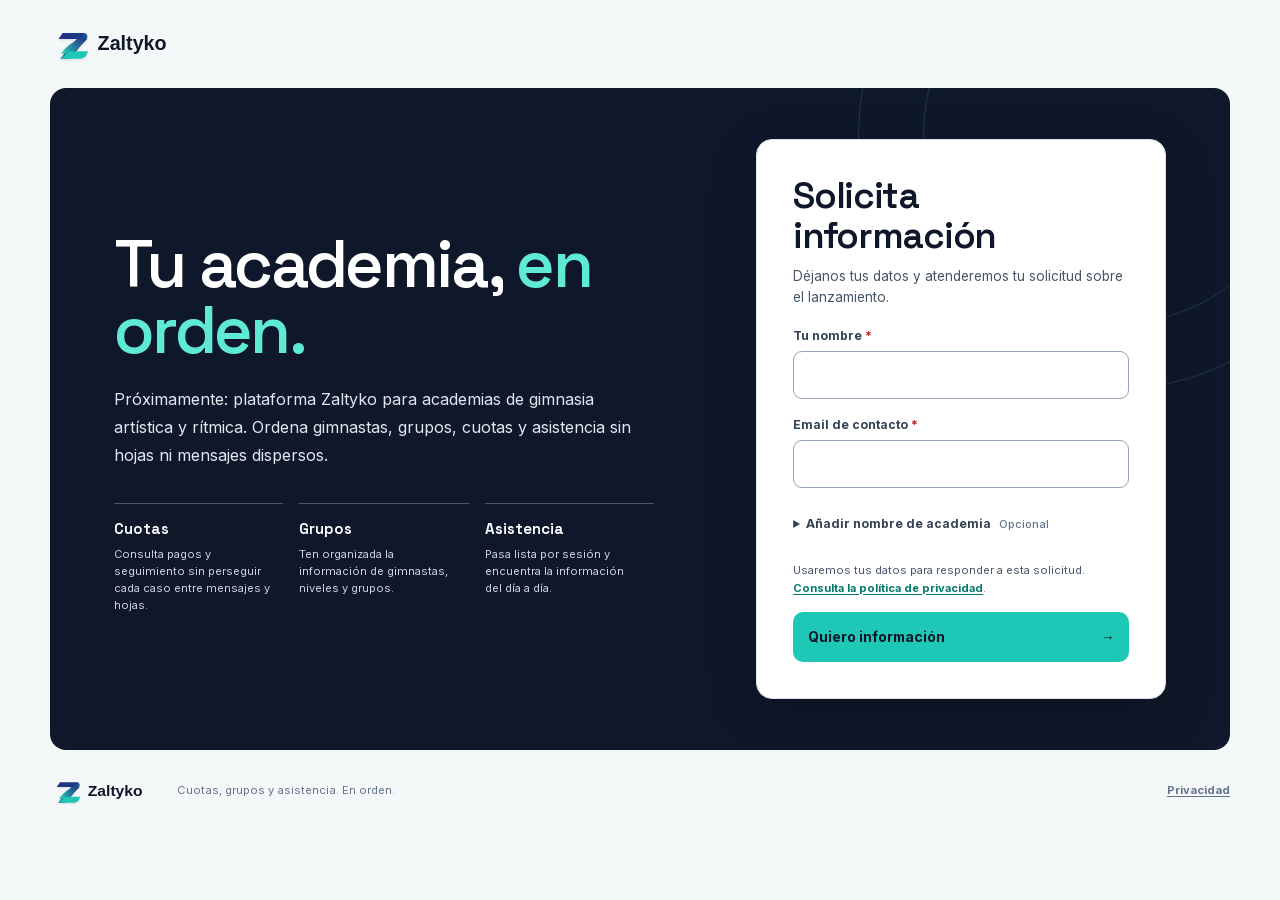
<file: index.html>
<!doctype html>
<html lang="es">
  <head>
    <meta charset="utf-8" />
    <meta name="viewport" content="width=device-width, initial-scale=1" />
    <meta name="theme-color" content="#F5F8F8" />
    <meta name="description" content="Zaltyko está preparando una plataforma para academias de gimnasia artística y rítmica. Organiza gimnastas, grupos, cuotas y asistencia en un solo lugar." />
    <meta property="og:type" content="website" />
    <meta property="og:title" content="Zaltyko · Gestión para academias de gimnasia" />
    <meta property="og:description" content="Una plataforma para academias de gimnasia artística y rítmica. Solicita información sobre el próximo lanzamiento de Zaltyko." />
    <title>Zaltyko · Gestión para academias de gimnasia</title>
    <link rel="icon" href="/logo-zaltyko.svg" type="image/svg+xml" />
    <link rel="stylesheet" href="/styles.css" />
    <script src="/app.js" defer></script>
  </head>
  <body>
    <a class="skip-link" href="#solicitud">Ir al formulario</a>

    <div class="site-shell">
      <header class="site-header">
        <a class="brand" href="/" aria-label="Zaltyko, inicio">
          <img src="/logo-zaltyko.svg" width="142" height="42" alt="Zaltyko" />
        </a>
      </header>

      <main>
        <section class="hero" aria-labelledby="hero-title">
          <div class="hero-copy">
            <h1 id="hero-title">Tu academia, <em>en orden.</em></h1>
            <p class="hero-lede">Próximamente: plataforma Zaltyko para academias de gimnasia artística y rítmica. Ordena gimnastas, grupos, cuotas y asistencia sin hojas ni mensajes dispersos.</p>
          </div>

          <section class="form-card" id="solicitud" aria-labelledby="form-title">
            <h2 id="form-title">Solicita información</h2>
            <p class="form-intro">Déjanos tus datos y atenderemos tu solicitud sobre el lanzamiento.</p>

            <form id="academy-interest-form" method="post" action="/api/contact" novalidate>
              <div class="form-error-summary" id="form-error-summary" role="alert" tabindex="-1" aria-labelledby="form-error-title" hidden>
                <p id="form-error-title">Revisa estos datos para continuar:</p>
                <ul></ul>
              </div>
              <div class="field">
                <label for="name">Tu nombre <span aria-hidden="true">*</span></label>
                <input id="name" name="name" type="text" autocomplete="name" minlength="2" maxlength="100" required aria-describedby="name-error" />
                <span class="field-error" id="name-error"></span>
              </div>
              <div class="field">
                <label for="email">Email de contacto <span aria-hidden="true">*</span></label>
                <input id="email" name="email" type="email" autocomplete="email" maxlength="254" required aria-describedby="email-error" />
                <span class="field-error" id="email-error"></span>
              </div>
              <details class="optional-academy">
                <summary>Añadir nombre de academia <span class="optional">Opcional</span></summary>
                <div class="field">
                  <label for="academy">Nombre de la academia</label>
                  <input id="academy" name="academy" type="text" autocomplete="organization" maxlength="140" />
                </div>
              </details>

              <div class="trap-field" aria-hidden="true">
                <label for="website">No rellenes este campo</label>
                <input id="website" name="website" type="text" tabindex="-1" autocomplete="off" />
              </div>

              <p class="privacy-note">Usaremos tus datos para responder a esta solicitud. <a href="https://zaltyko.com/politica-privacidad" target="_blank" rel="noreferrer">Consulta la política de privacidad</a>.</p>
              <button class="button button-submit" id="submit-button" type="submit" disabled><span>Quiero información</span><span aria-hidden="true">→</span></button>
              <p class="form-feedback" id="form-feedback" role="alert" tabindex="-1" hidden></p>
            </form>
          </section>

          <div class="focus-list" aria-label="Qué puedes ordenar con Zaltyko">
            <article class="focus-item">
              <div><h2>Cuotas</h2><p>Consulta pagos y seguimiento sin perseguir cada caso entre mensajes y hojas.</p></div>
            </article>
            <article class="focus-item">
              <div><h2>Grupos</h2><p>Ten organizada la información de gimnastas, niveles y grupos.</p></div>
            </article>
            <article class="focus-item">
              <div><h2>Asistencia</h2><p>Pasa lista por sesión y encuentra la información del día a día.</p></div>
            </article>
          </div>
        </section>
        <noscript><p class="noscript-note">Activa JavaScript para poder enviar tu solicitud de información.</p></noscript>
      </main>

      <footer class="site-footer">
        <a class="footer-brand" href="/" aria-label="Zaltyko, volver al inicio">
          <img src="/logo-zaltyko.svg" width="112" height="34" alt="Zaltyko" />
        </a>
        <p>Cuotas, grupos y asistencia. En orden.</p>
        <a href="https://zaltyko.com/politica-privacidad">Privacidad</a>
      </footer>
    </div>
  </body>
</html>
</file>
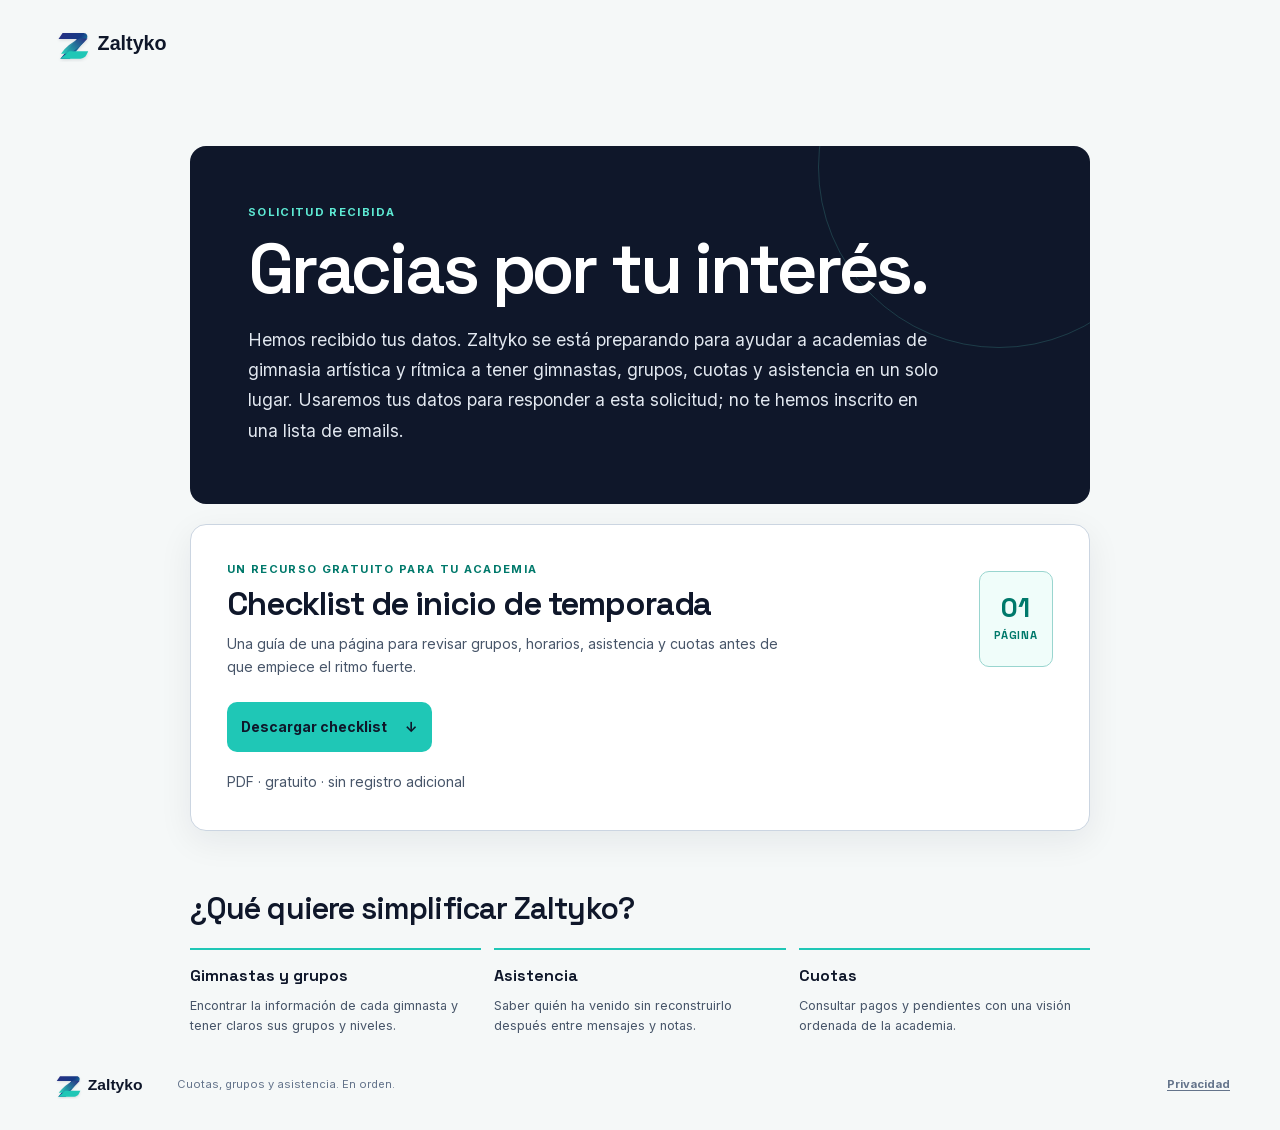
<file: gracias/index.html>
<!doctype html>
<html lang="es">
  <head>
    <meta charset="utf-8" />
    <meta name="viewport" content="width=device-width, initial-scale=1" />
    <meta name="theme-color" content="#F5F8F8" />
    <meta name="description" content="Gracias por solicitar información sobre Zaltyko. Descarga gratis la checklist de inicio de temporada para academias de gimnasia." />
    <meta property="og:type" content="website" />
    <meta property="og:title" content="Gracias · Zaltyko" />
    <meta property="og:description" content="Descarga una checklist gratuita para preparar la temporada de tu academia de gimnasia." />
    <title>Gracias · Zaltyko</title>
    <link rel="icon" href="/logo-zaltyko.svg" type="image/svg+xml" />
    <link rel="stylesheet" href="/styles.css" />
  </head>
  <body>
    <a class="skip-link" href="#contenido">Ir al contenido</a>

    <div class="site-shell">
      <header class="site-header">
        <a class="brand" href="/" aria-label="Zaltyko, inicio">
          <img src="/logo-zaltyko.svg" width="142" height="42" alt="Zaltyko" />
        </a>
      </header>

      <main class="thanks-main" id="contenido">
        <section class="thanks-hero" aria-labelledby="thanks-title">
          <p class="thanks-kicker">Solicitud recibida</p>
          <h1 id="thanks-title">Gracias por tu interés.</h1>
          <p>Hemos recibido tus datos. Zaltyko se está preparando para ayudar a academias de gimnasia artística y rítmica a tener gimnastas, grupos, cuotas y asistencia en un solo lugar. Usaremos tus datos para responder a esta solicitud; no te hemos inscrito en una lista de emails.</p>
        </section>

        <section class="resource-card" aria-labelledby="resource-title">
          <div>
            <p class="resource-kicker">Un recurso gratuito para tu academia</p>
            <h2 id="resource-title">Checklist de inicio de temporada</h2>
            <p>Una guía de una página para revisar grupos, horarios, asistencia y cuotas antes de que empiece el ritmo fuerte.</p>
          </div>
          <div class="resource-stamp" aria-hidden="true"><strong>01</strong> PÁGINA</div>
          <div class="resource-download">
            <a class="button button-download" href="/output/pdf/checklist-inicio-temporada-academia-gimnasia.pdf" download>
              <span>Descargar checklist</span><span aria-hidden="true">↓</span>
            </a>
            <p class="resource-meta">PDF · gratuito · sin registro adicional</p>
          </div>
        </section>

        <section class="thanks-benefits" aria-labelledby="benefits-title">
          <h2 id="benefits-title">¿Qué quiere simplificar Zaltyko?</h2>
          <div class="thanks-benefit-grid">
            <article class="thanks-benefit">
              <h3>Gimnastas y grupos</h3>
              <p>Encontrar la información de cada gimnasta y tener claros sus grupos y niveles.</p>
            </article>
            <article class="thanks-benefit">
              <h3>Asistencia</h3>
              <p>Saber quién ha venido sin reconstruirlo después entre mensajes y notas.</p>
            </article>
            <article class="thanks-benefit">
              <h3>Cuotas</h3>
              <p>Consultar pagos y pendientes con una visión ordenada de la academia.</p>
            </article>
          </div>
        </section>
      </main>

      <footer class="site-footer">
        <a class="footer-brand" href="/" aria-label="Zaltyko, volver al inicio">
          <img src="/logo-zaltyko.svg" width="112" height="34" alt="Zaltyko" />
        </a>
        <p>Cuotas, grupos y asistencia. En orden.</p>
        <a href="https://zaltyko.com/politica-privacidad">Privacidad</a>
      </footer>
    </div>
  </body>
</html>
</file>
<file: styles.css>
@font-face {
  font-family: "Inter";
  font-style: normal;
  font-weight: 400 700;
  font-display: swap;
  src: url("/fonts/inter-latin-ext.woff2") format("woff2");
  unicode-range: U+0100-02BA, U+02BD-02C5, U+02C7-02CC, U+02CE-02D7, U+02DD-02FF, U+0304, U+0308, U+0329, U+1D00-1DBF, U+1E00-1E9F, U+1EF2-1EFF, U+2020, U+20A0-20AB, U+20AD-20C4, U+2113, U+2C60-2C7F, U+A720-A7FF;
}

@font-face {
  font-family: "Inter";
  font-style: normal;
  font-weight: 400 700;
  font-display: swap;
  src: url("/fonts/inter-latin.woff2") format("woff2");
  unicode-range: U+0000-00FF, U+0131, U+0152-0153, U+02BB-02BC, U+02C6, U+02DA, U+02DC, U+0304, U+0308, U+0329, U+2000-206F, U+20AC, U+2122, U+2191, U+2193, U+2212, U+2215, U+FEFF, U+FFFD;
}

@font-face {
  font-family: "Space Grotesk";
  font-style: normal;
  font-weight: 400 700;
  font-display: swap;
  src: url("/fonts/space-grotesk-latin-ext.woff2") format("woff2");
  unicode-range: U+0100-02BA, U+02BD-02C5, U+02C7-02CC, U+02CE-02D7, U+02DD-02FF, U+0304, U+0308, U+0329, U+1D00-1DBF, U+1E00-1E9F, U+1EF2-1EFF, U+2020, U+20A0-20AB, U+20AD-20C4, U+2113, U+2C60-2C7F, U+A720-A7FF;
}

@font-face {
  font-family: "Space Grotesk";
  font-style: normal;
  font-weight: 400 700;
  font-display: swap;
  src: url("/fonts/space-grotesk-latin.woff2") format("woff2");
  unicode-range: U+0000-00FF, U+0131, U+0152-0153, U+02BB-02BC, U+02C6, U+02DA, U+02DC, U+0304, U+0308, U+0329, U+2000-206F, U+20AC, U+2122, U+2191, U+2193, U+2212, U+2215, U+FEFF, U+FFFD;
}

:root {
  color-scheme: light;
  --ink: #0f172a;
  --ink-soft: #475569;
  --muted: #64748b;
  --paper: #f5f8f8;
  --white: #fff;
  --line: #cbd5e1;
  --teal: #1fc7b6;
  --deep-teal: #00796b;
  --indigo: #2b2e83;
  --coral: #b42318;
  --font-display: "Space Grotesk", "Inter", Arial, sans-serif;
  --font-body: "Inter", Arial, sans-serif;
  --radius: 16px;
  font-family: var(--font-body);
}

* { box-sizing: border-box; }
html { min-width: 320px; scroll-behavior: smooth; background: var(--paper); }
body { margin: 0; color: var(--ink); background: var(--paper); font-family: var(--font-body); line-height: 1.6; -webkit-font-smoothing: antialiased; }
a { color: inherit; text-underline-offset: .2em; }
button, input { font: inherit; }
[hidden] { display: none !important; }
a:focus-visible, button:focus-visible, input:focus-visible, .form-error-summary:focus-visible, .form-feedback:focus-visible { outline: 3px solid var(--deep-teal); outline-offset: 3px; }
::selection { color: var(--ink); background: var(--teal); }
input { caret-color: var(--deep-teal); }

.skip-link { position: absolute; z-index: 10; top: .5rem; left: .5rem; display: inline-flex; min-height: 44px; align-items: center; border-radius: 10px; padding: .6rem 1rem; color: var(--white); background: var(--ink); transform: translateY(-150%); }
.skip-link:focus { transform: translateY(0); }
.site-shell { width: min(1180px, calc(100% - 64px)); margin: 0 auto; }
.site-header { display: flex; min-height: 88px; align-items: center; justify-content: space-between; gap: 1rem; }
.brand, .footer-brand { display: inline-flex; align-items: center; text-decoration: none; }
.brand img { display: block; width: 136px; height: auto; }

.hero { position: relative; display: grid; grid-template-columns: minmax(0, 1.08fr) minmax(360px, .82fr); grid-template-areas: "copy form" "focus form"; align-items: center; column-gap: clamp(44px, 8vw, 104px); row-gap: 30px; padding: clamp(32px, 4vw, 58px) clamp(28px, 5vw, 70px); overflow: hidden; border-radius: var(--radius); color: var(--white); background: var(--ink); }
.hero::before, .hero::after { position: absolute; z-index: 0; border: 1px solid rgba(94,234,212,.16); border-radius: 50%; content: ""; pointer-events: none; }
.hero::before { top: -210px; right: -140px; width: 510px; height: 510px; }
.hero::after { top: -145px; right: -75px; width: 380px; height: 380px; }
.hero-copy, .form-card, .focus-list { position: relative; z-index: 1; }
.hero-copy { grid-area: copy; align-self: end; padding: 18px 0 0; }
.hero h1 { max-width: 650px; margin: 0; font-family: var(--font-display); font-size: clamp(3rem, 5.2vw, 4.8rem); font-weight: 560; letter-spacing: -.04em; line-height: .99; }
.hero h1 em { color: #5eead4; font-style: normal; }
.hero-lede { max-width: 570px; margin: 1.35rem 0 0; color: #e2e8f0; font-size: clamp(.96rem, 1.25vw, 1.08rem); line-height: 1.75; }

.form-card { grid-area: form; width: 100%; max-width: 500px; justify-self: end; border: 1px solid #dbe4e7; border-radius: var(--radius); padding: clamp(23px, 3vw, 36px); color: var(--ink); background: var(--white); box-shadow: 0 14px 50px rgba(0,0,0,.18); }
.form-card h2 { margin: 0; font-family: var(--font-display); font-size: clamp(1.8rem, 3vw, 2.3rem); font-weight: 600; letter-spacing: -.035em; line-height: 1.08; }
.form-intro { margin: .65rem 0 1.15rem; color: var(--ink-soft); font-size: .84rem; line-height: 1.55; }
#academy-interest-form { display: grid; gap: .8rem; }
.field { min-width: 0; }
.field label { display: block; margin: 0 0 .34rem; color: #334155; font-size: .76rem; font-weight: 700; }
.field label > span[aria-hidden="true"] { color: var(--coral); }
.optional { margin-left: .28rem; color: var(--muted); font-size: .69rem; font-weight: 500; }
.optional-academy summary { min-height: 44px; padding: .58rem 0; color: #334155; font-size: .76rem; font-weight: 700; cursor: pointer; }
.optional-academy summary:focus-visible { outline: 3px solid var(--deep-teal); outline-offset: 3px; }
.optional-academy[open] summary { margin-bottom: .3rem; }
.field input { display: block; width: 100%; min-height: 48px; border: 1px solid #94a3b8; border-radius: 9px; padding: .65rem .75rem; color: var(--ink); background: #fff; font-size: .87rem; }
.field input:hover { border-color: #64748b; }
.field input:focus { border-color: var(--deep-teal); outline: 3px solid var(--deep-teal); outline-offset: 3px; }
.field-error { display: block; min-height: 0; margin-top: .22rem; color: var(--coral); font-size: .7rem; }
.field-error:not(:empty) { min-height: 1em; }
.privacy-note { margin: .05rem 0 0; color: #475569; font-size: .69rem; line-height: 1.6; }
.privacy-note a, .site-footer > a:last-child { color: var(--deep-teal); font-weight: 700; }
.button { display: inline-flex; min-height: 50px; align-items: center; justify-content: space-between; gap: 1rem; border: 0; border-radius: 10px; padding: .75rem .9rem; color: var(--ink); font-size: .87rem; font-weight: 750; text-align: left; text-decoration: none; cursor: pointer; transition: background .18s ease, transform .18s ease; }
.button-submit { width: 100%; margin-top: .1rem; background: var(--teal); }
.button-submit:hover { background: #99f6e4; }
.button-submit:active { transform: translateY(1px); }
.button-submit:disabled { color: #475569; background: #e2e8f0; cursor: wait; }
.form-error-summary { margin: 0 0 .1rem; border: 1px solid #fda29b; border-radius: 9px; padding: .65rem .75rem; color: #912018; background: #fff4f2; font-size: .77rem; line-height: 1.5; }
.form-error-summary p { margin: 0 0 .28rem; font-weight: 700; }
.form-error-summary ul { display: grid; gap: .2rem; margin: 0; padding-left: 1.1rem; }
.form-error-summary a { color: inherit; font-weight: 650; }
.form-feedback { margin: 0; border: 1px solid #fda29b; border-radius: 9px; padding: .65rem .75rem; color: #912018; background: #fff4f2; font-size: .77rem; line-height: 1.5; }
.form-feedback:focus-visible { outline: 3px solid var(--coral); outline-offset: 3px; }
.trap-field { position: absolute !important; width: 1px; height: 1px; overflow: hidden; clip: rect(0,0,0,0); clip-path: inset(50%); white-space: nowrap; }

.focus-list { grid-area: focus; display: grid; grid-template-columns: repeat(3, minmax(0,1fr)); gap: 16px; align-self: start; padding: 4px 0 10px; }
.focus-item { min-width: 0; border-top: 1px solid rgba(203,213,225,.32); padding: .8rem .7rem 0 0; }
.focus-item h2 { margin: 0; color: #fff; font-family: var(--font-display); font-size: .94rem; font-weight: 650; }
.focus-item p { margin: .3rem 0 0; color: #cbd5e1; font-size: .69rem; line-height: 1.55; }


.thanks-main { width: min(900px, 100%); margin: clamp(24px, 5vw, 58px) auto 0; }
.thanks-hero { position: relative; overflow: hidden; border-radius: var(--radius); padding: clamp(30px, 5vw, 58px); color: var(--white); background: var(--ink); }
.thanks-hero::after { position: absolute; top: -160px; right: -90px; width: 360px; height: 360px; border: 1px solid rgba(94,234,212,.18); border-radius: 50%; content: ""; pointer-events: none; }
.thanks-hero > * { position: relative; z-index: 1; }
.thanks-kicker, .resource-kicker { margin: 0 0 .75rem; color: #5eead4; font-size: .7rem; font-weight: 750; letter-spacing: .12em; text-transform: uppercase; }
.thanks-hero h1 { max-width: 690px; margin: 0; font-family: var(--font-display); font-size: clamp(2.5rem, 6vw, 4.4rem); font-weight: 600; letter-spacing: -.045em; line-height: 1.02; }
.thanks-hero p:last-child { max-width: 700px; margin: 1.2rem 0 0; color: #e2e8f0; font-size: clamp(.95rem, 1.6vw, 1.08rem); line-height: 1.75; }
.resource-card { display: grid; grid-template-columns: minmax(0,1fr) auto; align-items: center; gap: 1.5rem; margin-top: 20px; border: 1px solid #cbd5e1; border-radius: var(--radius); padding: clamp(22px, 4vw, 36px); background: var(--white); box-shadow: 0 10px 34px rgba(15,23,42,.07); }
.resource-kicker { margin-bottom: .45rem; color: var(--deep-teal); }
.resource-card h2 { margin: 0; font-family: var(--font-display); font-size: clamp(1.5rem, 3vw, 2.05rem); font-weight: 650; letter-spacing: -.035em; line-height: 1.12; }
.resource-card p:not(.resource-kicker) { max-width: 570px; margin: .65rem 0 0; color: var(--ink-soft); font-size: .88rem; }
.resource-download { display: grid; justify-items: start; gap: .55rem; }
.button-download { min-width: 205px; background: var(--teal); }
.button-download:hover { background: #99f6e4; }
.resource-meta { margin: 0; color: var(--muted); font-size: .69rem; }
.resource-stamp { display: grid; width: 74px; height: 96px; align-content: center; justify-items: center; gap: .35rem; border: 1px solid #99d5cf; border-radius: 10px; color: var(--deep-teal); background: #f0fdfa; font-family: var(--font-display); font-size: .7rem; font-weight: 750; letter-spacing: .08em; }
.resource-stamp strong { font-size: 1.65rem; line-height: 1; }
.thanks-benefits { margin: clamp(34px, 5vw, 54px) 0 0; }
.thanks-benefits > h2 { margin: 0 0 15px; font-family: var(--font-display); font-size: clamp(1.45rem, 3vw, 1.9rem); font-weight: 600; letter-spacing: -.03em; }
.thanks-benefit-grid { display: grid; grid-template-columns: repeat(3,minmax(0,1fr)); gap: 13px; }
.thanks-benefit { border-top: 2px solid var(--teal); padding: 13px 12px 8px 0; }
.thanks-benefit h3 { margin: 0; font-family: var(--font-display); font-size: 1rem; font-weight: 650; }
.thanks-benefit p { margin: .42rem 0 0; color: var(--ink-soft); font-size: .79rem; line-height: 1.6; }

.site-footer { display: grid; grid-template-columns: auto 1fr auto; align-items: center; gap: 1.2rem; padding: 19px 0 23px; }
.footer-brand img { display: block; width: 108px; height: auto; }
.site-footer p, .site-footer > a:last-child { margin: 0; color: var(--muted); font-size: .7rem; }
.site-footer > a:last-child { display: inline-flex; min-height: 44px; align-items: center; }

@media (max-width: 900px) {
  .site-shell { width: min(100% - 48px, 760px); }
  .hero { grid-template-columns: minmax(0,1fr) minmax(320px,.88fr); column-gap: 36px; padding: 38px; }
  .hero h1 { font-size: clamp(2.8rem, 6vw, 4rem); }
  .focus-list { gap: 10px; }
  .focus-item { padding-right: .35rem; }
  .focus-item p { font-size: .66rem; }
}
@media (max-width: 800px) {
  .hero { grid-template-columns: minmax(0,1fr); grid-template-areas: "copy" "form" "focus"; row-gap: 26px; }
  .hero-copy { padding-top: 0; }
  .form-card { max-width: 520px; justify-self: start; }
}
@media (max-width: 700px) {
  .site-shell { width: min(100% - 32px, 540px); }
  .site-header { min-height: 68px; }
  .brand img { width: 120px; }
  .hero { grid-template-columns: 1fr; grid-template-areas: "copy" "form" "focus"; gap: 12px; padding: 19px 22px 23px; }
  .hero::before { top: -240px; right: -250px; }
  .hero::after { top: -185px; right: -200px; }
  .hero-copy { padding-top: 2px; }
  .hero h1 { max-width: 520px; font-size: clamp(2.25rem, 10.2vw, 3.25rem); }
  .hero-lede { max-width: 500px; margin-top: .9rem; font-size: .87rem; line-height: 1.65; }
  .form-card { max-width: none; justify-self: stretch; padding: 16px; }
  .form-card h2 { font-size: clamp(1.5rem, 6.4vw, 2.1rem); }
  .form-intro { margin: .5rem 0 .65rem; font-size: .8rem; }
  #academy-interest-form { gap: .46rem; }
  .focus-list { grid-template-columns: 1fr; gap: 0; padding: 0; }
  .focus-item { display: grid; grid-template-columns: minmax(0,1fr); gap: .2rem; border-top: 1px solid rgba(203,213,225,.3); padding: .62rem 0; }
  .focus-item h2 { font-size: .82rem; }
  .focus-item p { margin-top: .12rem; font-size: .7rem; }
  .site-footer { grid-template-columns: 1fr auto; gap: .25rem .8rem; padding: 15px 0 20px; }
  .footer-brand { grid-row: span 2; }
  .site-footer p { align-self: end; text-align: right; font-size: .64rem; }
  .site-footer > a:last-child { min-height: 36px; justify-self: end; font-size: .66rem; }
  .thanks-main { margin-top: 18px; }
  .thanks-hero { padding: 28px 22px; }
  .thanks-hero h1 { font-size: clamp(2.2rem, 10vw, 3.2rem); }
  .thanks-hero p:last-child { margin-top: .85rem; font-size: .88rem; }
  .resource-card { grid-template-columns: minmax(0,1fr) auto; gap: 1rem; padding: 20px 16px; }
  .resource-stamp { width: 52px; height: 72px; font-size: .56rem; }
  .resource-stamp strong { font-size: 1.3rem; }
  .resource-download { grid-column: 1 / -1; }
  .button-download { width: 100%; }
  .thanks-benefit-grid { grid-template-columns: 1fr; gap: 4px; }
  .thanks-benefit { padding: 10px 0; }
}
@media (max-width: 360px) {
  .site-shell { width: calc(100% - 24px); }
  .hero { padding: 23px 16px 18px; }
  .hero h1 { font-size: 2.42rem; }
  .form-card { padding-right: 14px; padding-left: 14px; }
  .site-header { min-height: 66px; }
  .brand img { width: 108px; }
}
@media (prefers-reduced-motion: reduce) {
  *, *::before, *::after { scroll-behavior: auto !important; transition-duration: .01ms !important; }
}
</file>
